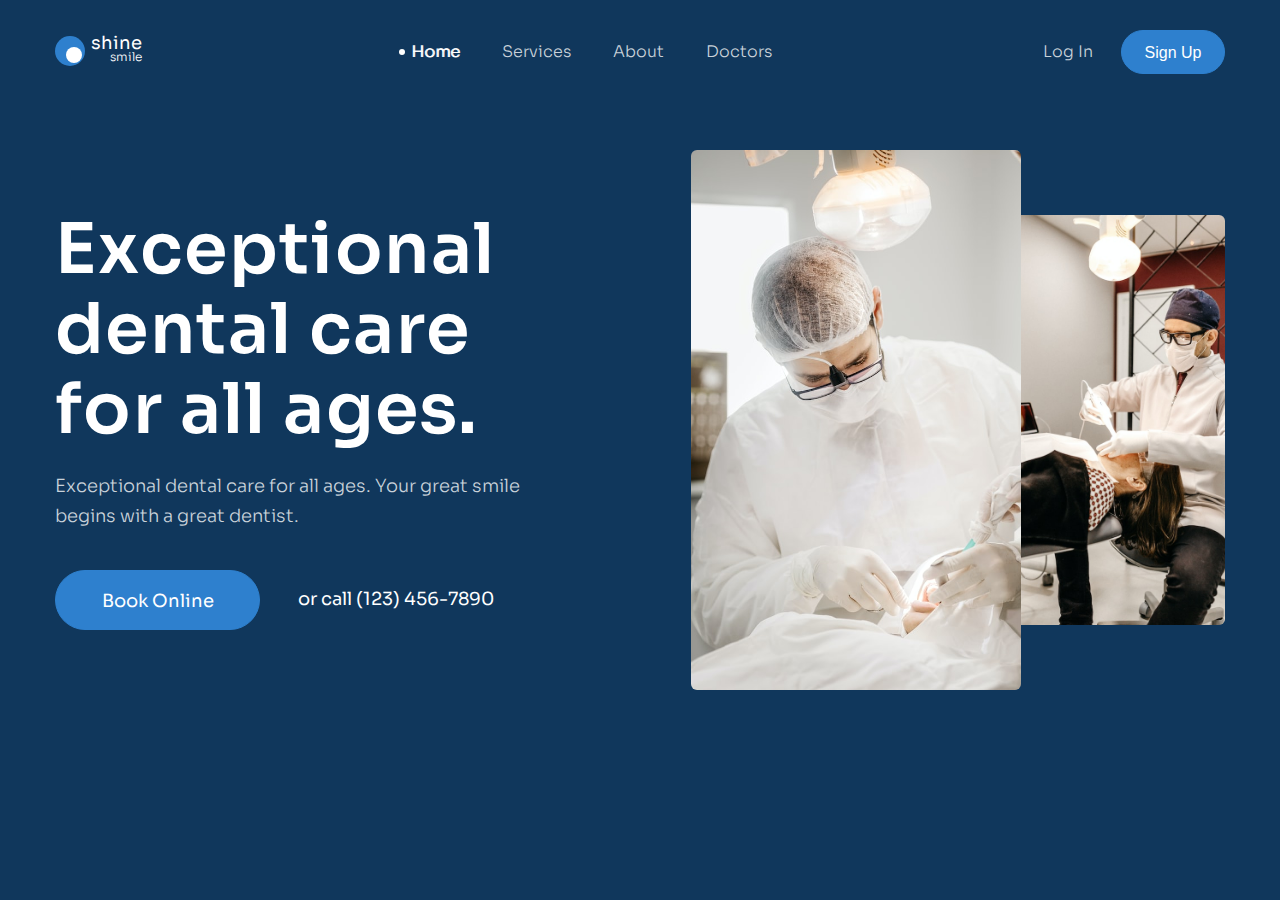
<file: index.html>
<!DOCTYPE html>
<html lang="en">
  <head>
    <meta charset="UTF-8" />
    <meta name="viewport" content="width=device-width, initial-scale=1.0" />
    <title>Dental Care Landing</title>
    <!-- Styles -->

    <link rel="stylesheet" href="./assets/css/reset.css" />
    <link rel="stylesheet" href="./assets/css/style.css" />

    <!-- Google font Sora -->
    <link rel="preconnect" href="https://fonts.googleapis.com" />
    <link rel="preconnect" href="https://fonts.gstatic.com" crossorigin />
    <link
      href="https://fonts.googleapis.com/css2?family=Sora:wght@100..800&display=swap"
      rel="stylesheet"
    />
    <!-- Favicon -->
    <link
      rel="icon"
      type="image/png"
      href="./assets/favicon/favicon-96x96.png"
      sizes="96x96"
    />
    <link rel="icon" type="image/svg+xml" href="./assets/favicon/favicon.svg" />
    <link rel="shortcut icon" href="./assets/favicon/favicon.ico" />
    <link
      rel="apple-touch-icon"
      sizes="180x180"
      href="./assets/favicon/apple-touch-icon.png"
    />
    <link rel="manifest" href="./assets/favicon/site.webmanifest" />
  </head>
  <body>
    <!-- Header -->
    <header class="header">
      <div class="container">
        <!-- Header top -->
        <div class="header-top">
          <!-- Logo -->
          <a href="/" class="logo">
            <span class="logo__cirle"></span>
            <div class="logo__slogan">
              <p class="logo__slogan--top">shine</p>
              <p class="logo__slogan--bottom">smile</p>
            </div>
          </a>
          <!-- navigation -->
          <nav class="nav">
            <ul class="nav__list">
              <li class="nav__item">
                <a class="nav__link nav__link--active" href="#!">Home</a>
              </li>
              <li class="nav__item">
                <a class="nav__link" href="#!">Services</a>
              </li>
              <li class="nav__item">
                <a class="nav__link" href="#!">About</a>
              </li>
              <li class="nav__item">
                <a class="nav__link" href="#!">Doctors</a>
              </li>
            </ul>
          </nav>
          <!-- Action -->
          <div class="header-action">
            <a class="header-action__login" href="#!">Log In</a>
            <button href="#!" class="btn header-action__sign-up">
              Sign Up
            </button>
          </div>
        </div>
        <!-- Hero -->
        <section class="hero">
          <div class="hero__content">
            <h1 class="hero__title">Exceptional dental care for all ages.</h1>
            <p class="hero__desc">
              Exceptional dental care for all ages. Your great smile begins with
              a great dentist.
            </p>
            <div class="hero__row">
              <!-- <button href="#!" class="btn hero__btn">Book Online</button>
               button Thực hiện một action trong page (submit form, toggle modal)
                Không cần navigation đến URL mới
              <a> là lựa chọn tối ưu 
              -->
              <!-- aria-label trình đọc màn hình sẽ đọc nội dung, cải thiện accessibility -->
              <a
                href="#!"
                class="btn hero__btn"
                role="button"
                aria-label="Book your dental appointment online"
                >Book Online</a
              >
              <span class="hero__tel"
                >or call <a href="tel:1234567890">(123) 456-7890</a></span
              >
              <!-- Sử dụng a:tel để tối ưu UX, click vào sẽ mở ứng dụng gọi điện -->
            </div>
          </div>
          <div class="hero__media">
            <figure class="hero__figure">
              <img
                class="hero__img"
                src="./assets/img/hero-01.jpg"
                alt="dental care"
              />
              <img
                class="hero__img"
                src="./assets/img/hero-02.jpg"
                alt="Good dental care"
              />
            </figure>
          </div>
        </section>
      </div>
    </header>
    <!-- Main -->
    <main>
      <h1></h1>
    </main>
    <!-- footer -->
    <footer class="footer"></footer>
  </body>
</html>
</file>
<file: assets/css/style.css>
* {
  box-sizing: border-box;
}
:root {
  font-size: 62.5%;
  --color-primary: #10375c;
  --color-secondary: #2e80ce;
  /* Định nghĩa các biến cho transition */
  --transition-duration: 0.3s;
  --transition-timing: ease-in-out;
}
body {
  font-family: sora, sans-serif;
  font-size: 1.6rem;
  transition: border-color var(--transition-duration) var(--transition-timing),
    box-shadow var(--transition-duration) var(--transition-timing),
    background-color var(--transition-duration) var(--transition-timing);
}
/* Common */
a {
  text-decoration: none;
  /*Khong co inherit se khong ke thua color text */
  color: inherit;
}
.btn {
  --height: 60px;
  display: inline-block;
  padding: 0 20px;
  min-width: 205px;
  height: var(--height);
  line-height: var(--height);
  border-radius: 99px;
  border: 1px solid var(--color-secondary);
  background: var(--color-secondary);
  color: #fff;
  font-size: 1.8rem;
  font-weight: 400;
  text-align: center;
}
.btn:hover {
  opacity: 0.9;
  cursor: pointer;
}
.container {
  width: 1170px;
  max-width: calc(100% - 48px);
  margin: 0 auto;
}
/* Header */
.header {
  /* Sets the padding-top to 3.75% of the viewport height for responsive spacing */
  /* padding-top: calc(100vh * (30 / 800)); */
  padding-top: 30px;
  min-height: 100vh;
  background-color: var(--color-primary);
}
/* Header top */
.header-top {
  display: flex;
  align-items: center;
  justify-content: space-between;
}
/* Logo */
.logo {
  position: relative;
  display: inline-flex;
  font-size: 1rem;
}
.logo__cirle::before,
.logo__cirle::after {
  content: "";
  display: inline-flex;
  border-radius: 50%;
}
.logo__cirle::before {
  /* 1 em = 10px */
  width: 3em;
  height: 3em;
  background-color: var(--color-secondary);
}
.logo__cirle::after {
  width: 1.6em;
  height: 1.6em;
  background-color: #fff;
  position: absolute;
  left: 1.1em;
  top: 1.1em;
}
.logo__slogan {
  margin-left: 0.6em;
  line-height: 1.4em;
  text-align: right;
  color: #fff;
}
.logo__slogan--top {
  font-size: 1.8rem;
}
.logo__slogan--bottom {
  font-size: 1.2rem;
  font-weight: 300;
}
/* Navigation nav */
.nav__list {
  display: flex;
}

.nav__link {
  color: #c9d2da;
  font-weight: 300;
  padding: 4px 21px;
}
.nav__link--active::before {
  position: relative;
  display: inline-block;
  content: "";
  width: 6px;
  height: 6px;
  border-radius: 50%;
  background-color: #fff;
  left: -6px;
  top: -2px;
}
/* Thêm focus styles cho keyboard navigation */
.nav__link:focus-visible {
  outline: 2px solid #ffffff;
  outline-offset: 2px;
}
.header-action__login:hover,
.header-action__sign-up:hover,
.nav__link:hover,
.nav__link--active {
  color: #fff;
  text-shadow: 0.5px 0 0 currentColor;
  /* Thêm transition cho mượt mà */
  transition: all 0.3s ease;
}
/* header-action */
/* Loại khoảng trắng thừa do 2 thẻ inline có dấu xuống dòng */
.header-action {
  display: flex;
  align-items: center;
}
.header-action__login {
  color: #c9d2da;
  font-weight: 300;
  padding: 4px 8px;
  margin-right: 20px;
}
.header-action__sign-up {
  --height: 44px;
  min-width: 104px;
  font-size: 1.6rem;
}
/* Hero */
.hero {
  display: flex;
  align-items: center;
  margin-top: 76px;
}
.hero__content {
  flex-basis: 44.18%;
  /* flex-basic == with */
  flex-shrink: 0;
  /* Bị co nhỏ lại do hero media đẩy sang */
}
.hero__media {
  flex-grow: 1;
}
.hero__title {
  color: #fff;
  font-size: 7rem;
  font-weight: 600;
  line-height: 1.14; /* 114.286% */
  letter-spacing: 0.02em;
}
.hero__desc {
  margin-top: 22px;
  color: #c9d2da;
  font-size: 1.8rem;
  font-weight: 300;
  line-height: 1.66; /* 166.667% */
}
.hero__row {
  display: flex;
  align-items: center;
  margin-top: 38px;
}
.hero__tel {
  margin-left: 38px;
  color: #fff;
  font-size: 1.8rem;
  font-weight: 400;
  line-height: 1.66; /* 166.667% */
}
.hero__figure {
  display: flex;
  align-items: center;
  justify-content: flex-end;
}
.hero__img {
  width: 330px;
  height: 540px;
  border-radius: 6px;
  object-fit: cover;
}
.hero__img:first-child {
  z-index: 1;
  margin-right: -6px;
}
.hero__img:last-child {
  width: 210px;
  height: 410px;
}
</file>
